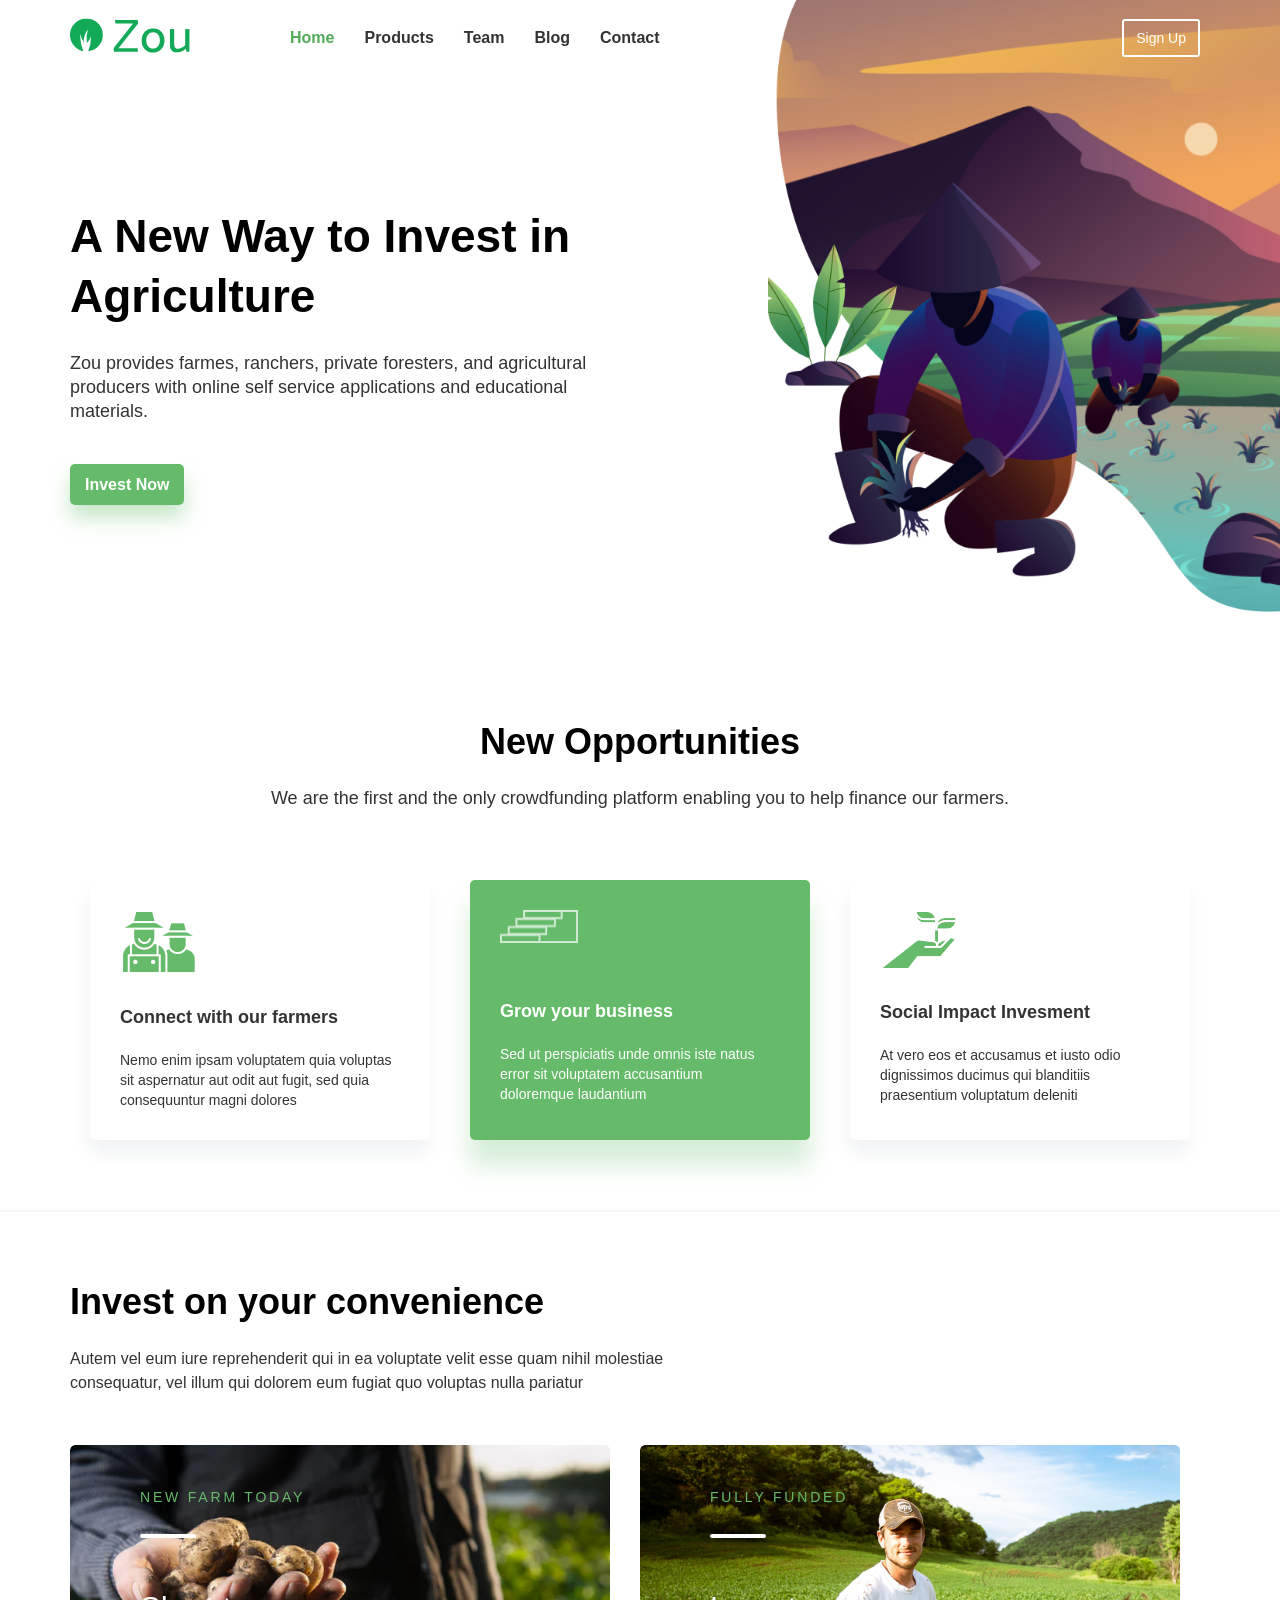
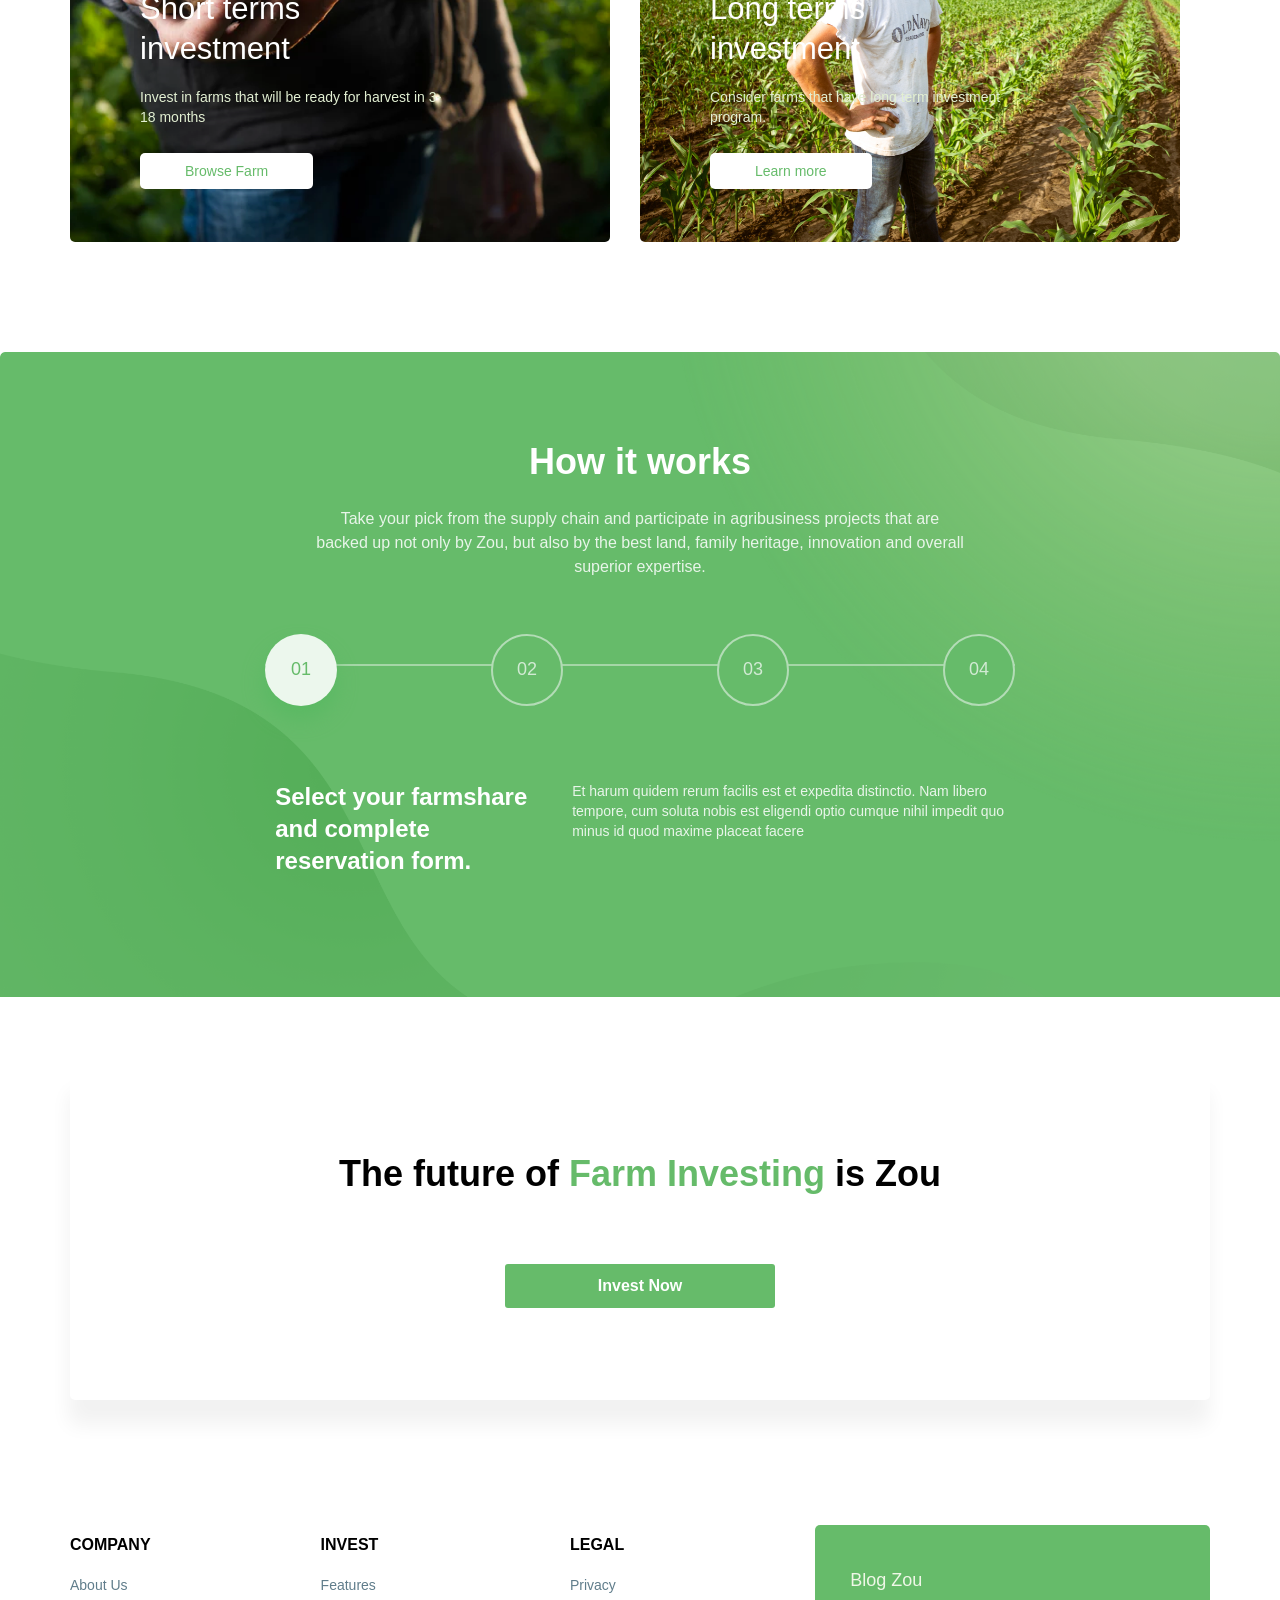
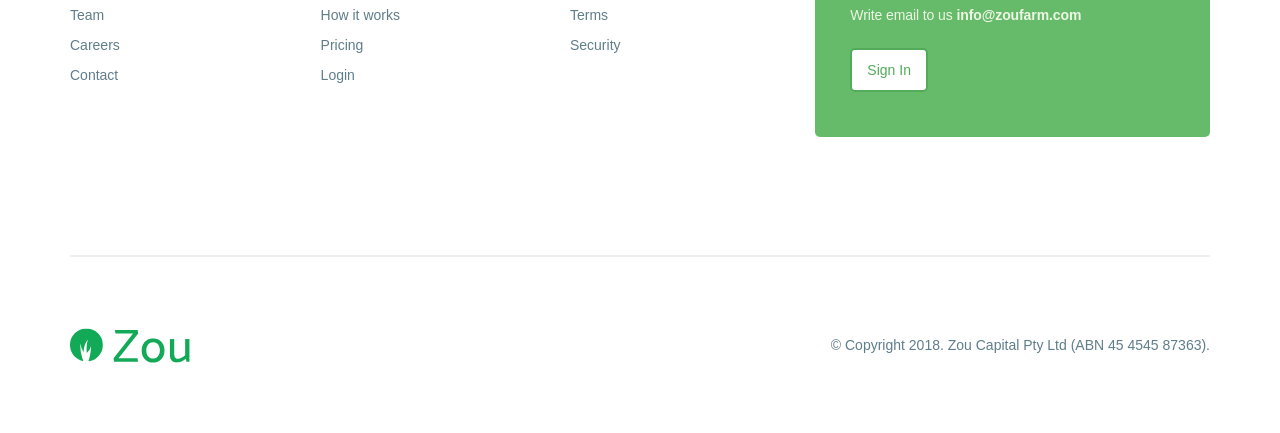
<file: sathish-zou/index.html>
<!DOCTYPE html>
<html lang="en">
<head>
    <meta charset="UTF-8">
    <meta name="viewport" content="width=device-width, initial-scale=1.0">
    <title>Document</title>
    <link href="assets/css/main.css" rel="stylesheet">
</head>
<body>
    <header>
        <div class="container">
            <div class="header_wrapper">
                <a href="javascript:;" class="product_logo" title="Zou"><svg xmlns="http://www.w3.org/2000/svg" xmlns:xlink="http://www.w3.org/1999/xlink" width="120px" height="40px" viewBox="0 0 51 16"><defs><path id="a" d="M.37.994h8.488V11H.37z"></path><path id="c" d="M0 .513h13.986v13.94H0z"></path></defs><g fill="none" fill-rule="evenodd"><path fill="#13AA57" d="M19.062 1.587l.26 1.517h7.469L18.503 13.67l.22 1.498h10.186l-.2-1.498H20.6l8.368-10.566-.2-1.517zM37.387 12.81c-.526.654-1.228.98-2.107.98-.892 0-1.591-.323-2.097-.97-.506-.644-.76-1.487-.76-2.525.014-.985.284-1.804.81-2.457.526-.652 1.228-.98 2.107-.98.892 0 1.59.325 2.097.97.506.646.759 1.488.759 2.526-.014.986-.283 1.805-.81 2.457m.5-6.95c-.726-.426-1.574-.64-2.546-.64-.986 0-1.845.214-2.577.64a4.335 4.335 0 0 0-1.697 1.797c-.4.773-.6 1.658-.6 2.657 0 1.012.193 1.904.58 2.676a4.234 4.234 0 0 0 1.668 1.798c.725.425 1.574.639 2.546.639.985 0 1.847-.214 2.586-.64a4.325 4.325 0 0 0 1.708-1.797c.399-.772.599-1.658.599-2.657 0-1.011-.196-1.903-.59-2.676a4.296 4.296 0 0 0-1.676-1.797"></path><g transform="translate(42 4.487)"><mask id="b" fill="#fff"><use xlink:href="#a"></use></mask><path fill="#13AA57" d="M6.941.994v6.831a8.664 8.664 0 0 1-1.578 1.108c-.533.287-1.026.43-1.478.43-.599 0-1.015-.183-1.248-.55-.233-.366-.35-.902-.35-1.608V.995H.37v6.39c0 1.106.256 1.984.769 2.636.512.653 1.295.98 2.346.98.64 0 1.286-.15 1.938-.45a6.974 6.974 0 0 0 1.758-1.149l.339 1.28h1.338V.993H6.941z" mask="url(#b)"></path></g><g transform="translate(0 .487)"><mask id="d" fill="#fff"><use xlink:href="#c"></use></mask><path fill="#13AA57" d="M6.993.513A6.993 6.993 0 0 0 0 7.506c0 3.424 2.464 6.269 5.714 6.87A17.273 17.273 0 0 1 4.38 6.946a9.513 9.513 0 0 0 1.41 3.602c0-.872.12-2.23.783-3.707a8.828 8.828 0 0 1 1.009-1.705 14.106 14.106 0 0 0-.435 5.725 5.487 5.487 0 0 0 1.775-2.82 17.123 17.123 0 0 1-1.156 6.414A6.993 6.993 0 0 0 6.993.513" mask="url(#d)"></path></g></g></svg></a>
                <ul class="nav_wrapper">
                    <li><a href="javascript:;" title="Home" class="active">Home</a></li>
                    <li><a href="javascript:;" title="Home" class="">Products</a></li>
                    <li><a href="javascript:;" title="Home" class="">Team</a></li>
                    <li><a href="javascript:;" title="Home" class="">Blog</a></li>
                    <li><a href="javascript:;" title="Home" class="">Contact</a></li>
                </ul>
                <a href="javascript:;" class="signup" title="Sign Up">Sign Up</a>
            </div>
            <div class="header_mobile_wrapper mobile-only">
                <div class="mobile-menu">
                    <input class="menu-btn" type="checkbox" id="menu-btn" />
                    <label class="menu-icon" for="menu-btn"><span class="navicon"></span></label>
                </div>
                <a href="javascript:;" class="product_logo" title="Zou"><svg xmlns="http://www.w3.org/2000/svg" xmlns:xlink="http://www.w3.org/1999/xlink" width="120px" height="40px" viewBox="0 0 51 16"><defs><path id="a" d="M.37.994h8.488V11H.37z"></path><path id="c" d="M0 .513h13.986v13.94H0z"></path></defs><g fill="none" fill-rule="evenodd"><path fill="#13AA57" d="M19.062 1.587l.26 1.517h7.469L18.503 13.67l.22 1.498h10.186l-.2-1.498H20.6l8.368-10.566-.2-1.517zM37.387 12.81c-.526.654-1.228.98-2.107.98-.892 0-1.591-.323-2.097-.97-.506-.644-.76-1.487-.76-2.525.014-.985.284-1.804.81-2.457.526-.652 1.228-.98 2.107-.98.892 0 1.59.325 2.097.97.506.646.759 1.488.759 2.526-.014.986-.283 1.805-.81 2.457m.5-6.95c-.726-.426-1.574-.64-2.546-.64-.986 0-1.845.214-2.577.64a4.335 4.335 0 0 0-1.697 1.797c-.4.773-.6 1.658-.6 2.657 0 1.012.193 1.904.58 2.676a4.234 4.234 0 0 0 1.668 1.798c.725.425 1.574.639 2.546.639.985 0 1.847-.214 2.586-.64a4.325 4.325 0 0 0 1.708-1.797c.399-.772.599-1.658.599-2.657 0-1.011-.196-1.903-.59-2.676a4.296 4.296 0 0 0-1.676-1.797"></path><g transform="translate(42 4.487)"><mask id="b" fill="#fff"><use xlink:href="#a"></use></mask><path fill="#13AA57" d="M6.941.994v6.831a8.664 8.664 0 0 1-1.578 1.108c-.533.287-1.026.43-1.478.43-.599 0-1.015-.183-1.248-.55-.233-.366-.35-.902-.35-1.608V.995H.37v6.39c0 1.106.256 1.984.769 2.636.512.653 1.295.98 2.346.98.64 0 1.286-.15 1.938-.45a6.974 6.974 0 0 0 1.758-1.149l.339 1.28h1.338V.993H6.941z" mask="url(#b)"></path></g><g transform="translate(0 .487)"><mask id="d" fill="#fff"><use xlink:href="#c"></use></mask><path fill="#13AA57" d="M6.993.513A6.993 6.993 0 0 0 0 7.506c0 3.424 2.464 6.269 5.714 6.87A17.273 17.273 0 0 1 4.38 6.946a9.513 9.513 0 0 0 1.41 3.602c0-.872.12-2.23.783-3.707a8.828 8.828 0 0 1 1.009-1.705 14.106 14.106 0 0 0-.435 5.725 5.487 5.487 0 0 0 1.775-2.82 17.123 17.123 0 0 1-1.156 6.414A6.993 6.993 0 0 0 6.993.513" mask="url(#d)"></path></g></g></svg></a>
                <ul class="nav_wrapper">
                    <li><a href="javascript:;" title="Home" class="active">Home</a></li>
                    <li><a href="javascript:;" title="Home" class="">Products</a></li>
                    <li><a href="javascript:;" title="Home" class="">Team</a></li>
                    <li><a href="javascript:;" title="Home" class="">Blog</a></li>
                    <li><a href="javascript:;" title="Home" class="">Contact</a></li>
                </ul>
                <a href="javascript:;" class="signup" title="Sign Up">Sign Up</a>
            </div>
        </div>
    </header>
    <section class="banner-section">
        <div class="container">
            <div class="row">
                <div class="col-md-6">
                    <h1 class="banner-title title">A New Way to Invest in Agriculture</h1>
                    <p class="free-text banner-text">Zou provides farmes, ranchers, private foresters, and agricultural producers with online self service applications and educational materials.</p>
                    <a href="javascript:;" class="primary_button" title="Invest Now">Invest Now</a>
                </div>
            </div>
        </div>
    </section>  
    <section class="new-opportunities">
        <div class="new-opportunities__wrapper container">
            <div class="new-opportunities__heading">
                <h2 class="new-opportunities__title title">New Opportunities</h2>
                <p class="new-opportunities__info free-text">We are the first and the only crowdfunding platform enabling you to help finance our farmers.</p>
            </div>
    
            <div class="features">
                <div class="items">
                    <img src="assets/images/icon-1.png" alt="icon" class="items__image">
                    <h4 class="items__title font18">Connect with our farmers</h4>
                    <p class="items__info font16">Nemo enim ipsam voluptatem quia voluptas sit aspernatur aut odit aut fugit, sed quia consequuntur magni dolores</p>
                </div>
                <div class="items active">
                    <img src="assets/images/icon-2.png" alt="icon" class="items__image steps_image">
                    <h4 class="items__title items__title--green font18">Grow your business</h4>
                    <p class="items__info items__info--green font16">Sed ut perspiciatis unde omnis iste natus error sit voluptatem accusantium doloremque laudantium</p>
                </div>
                <div class="items">
                    <img src="assets/images/icon-3.png" alt="icon" class="items__image">
                    <h4 class="items__title font18">Social Impact Invesment</h4>
                    <p class="items__info font16">At vero eos et accusamus et iusto odio dignissimos ducimus qui blanditiis praesentium voluptatum deleniti </p>
                </div>
            </div>
        </div>
    </section>
    <section class="invest-your-convenience">
        <div class="container">
            <div class="invest-your-convenience__heading ">
                <h2 class="invest-your-convenience__title title">Invest on your convenience</h2>
                <p class="invest-your-convenience__info free-text">Autem vel eum iure reprehenderit qui in ea voluptate velit esse quam nihil molestiae consequatur, vel illum qui dolorem eum fugiat quo voluptas nulla pariatur</p>
            </div>
            <div class="row invest-box-wrapper">
                <div class="col-md-6 invest-box short">
                    <p class="invest-box__subtitle">NEW FARM TODAY</p>
                    <h4 class="invest-box__title">Short terms investment</h4>
                    <p class="invest-box__info">Invest in farms that will be ready for harvest in 3-18 months</p>
                    <a href="javascript:;" class="invest-box__link text">Browse Farm</a>
                </div>
                <div class="col-md-6 invest-box long">
                    <p class="invest-box__subtitle">FULLY FUNDED</p>
                    <h4 class="invest-box__title">Long terms investment</h4>
                    <p class="invest-box__info font16">Consider farms that have long term investment program.</p>
                    <a href="#" class="invest-box__link text">Learn more</a>
                </div>
            </div>
        </div>
    </section>
    <section class="how-it-works">
        <div class="how-it-works__wrapper container">
            <div class="how-it-works__heading text-center">
                <h2 class="how-it-works__title title">How it works</h2>
                <p class="how-it-works__info free-text">Take your pick from the supply chain and participate in agribusiness projects that are backed up not only by Zou, but also by the best land, family heritage, innovation and overall superior expertise.</p>
            </div>
            <div class="how-it-works__line">
                <div class="level">
                    <a href="javascript:;" class="level__switch level__switch--activ" data-index="1">01</a>
                    <a href="javascript:;" class="level__switch" data-index="2">02</a>
                    <a href="javascript:;" class="level__switch" data-index="3">03</a>
                    <a href="javascript:;" class="level__switch" data-index="4">04</a>
                </div>
            </div>
            <div class="how-it-works__slider_content">
                <div class="how-it-works-description active" data-index="1">
                    <h3 class="how-it-works-description__name">Select your farmshare and complete reservation form.</h3>
                    <p class="how-it-works-description__info font16">Et harum quidem rerum facilis est et expedita distinctio. Nam libero tempore, cum soluta nobis est eligendi optio cumque nihil impedit quo minus id quod maxime placeat facere
                    </p>
                </div>
                <div class="how-it-works-description" data-index="2"> 
                    <h3 class="how-it-works-description__name">Select your farmshare and complete reservation form.</h3>
                    <p class="how-it-works-description__info font16">Et harum quidem rerum facilis est et expedita distinctio. Nam libero tempore, cum soluta nobis est eligendi optio cumque nihil impedit quo minus id quod maxime placeat facere
                    </p>
                </div>
                <div class="how-it-works-description" data-index="3">
                    <h3 class="how-it-works-description__name">Select your farmshare and complete reservation form.</h3>
                    <p class="how-it-works-description__info font16">Et harum quidem rerum facilis est et expedita distinctio. Nam libero tempore, cum soluta nobis est eligendi optio cumque nihil impedit quo minus id quod maxime placeat facere
                    </p>
                </div>
                <div class="how-it-works-description" data-index="4">
                    <h3 class="how-it-works-description__name">Select your farmshare and complete reservation form.</h3>
                    <p class="how-it-works-description__info font16">Et harum quidem rerum facilis est et expedita distinctio. Nam libero tempore, cum soluta nobis est eligendi optio cumque nihil impedit quo minus id quod maxime placeat facere
                    </p>
                </div>
            </div>
        </div>
    </section>
    <section class=" wrapper" id="contact">
        <div class="wrap container">
            <div class="future">
                <h2 class="future__title title">The future of <span class="future__subject">Farm Investing</span> is Zou</h2>
                <a href="javascript:;" class="future__button free-text" title="Invest Now">Invest Now</a>
            </div>
        </div>
    </section>
    <footer>
        <div class="container">
            <div class="wrap__item">
                <div class="wrap__menu">
                <ul class="list ">
                    <li class="list__name font16">COMPANY</li>
                    <li class="list__element"><a href="#" class="list__element--link link">About Us</a></li>
                    <li class="list__element"><a href="#" class="list__element--link link">Team</a></li>
                    <li class="list__element"><a href="#" class="list__element--link link">Careers</a></li>
                    <li class="list__element"><a href="#" class="list__element--link link">Contact</a></li>
                </ul>
                <ul class="list">
                    <li class="list__name font16 ">INVEST</li>
                    <li class="list__element"><a href="#" class="list__element--link link">Features</a></li>
                    <li class="list__element"><a href="#" class="list__element--link link">How it works</a></li>
                    <li class="list__element"><a href="#" class="list__element--link link">Pricing</a></li>
                    <li class="list__element"><a href="#" class="list__element--link link">Login</a></li>
                </ul>
                <ul class="list ">
                    <li class="list__name font16">LEGAL</li>
                    <li class="list__element"><a href="#" class="list__element--link link">Privacy</a></li>
                    <li class="list__element"><a href="#" class="list__element--link link">Terms</a></li>
                    <li class="list__element"><a href="#" class="list__element--link link">Security</a></li>
                </ul>
                </div>
                <div class="meta">
                    <h4 class="meta__title">Blog Zou</h4>
                    <p class="meta__text font16">Write email to us <a href="#" class="meta__text--link">info@zoufarm.com</a></p>
                    <a href="javascript:;" class="sign-in" title="Sign In">Sign In</a>
                </div>
            </div>
            <div class="wrap__line"></div>
            <div class="desc">
                <svg xmlns="http://www.w3.org/2000/svg" xmlns:xlink="http://www.w3.org/1999/xlink" width="120px" height="40px" viewBox="0 0 51 16"><defs><path id="a" d="M.37.994h8.488V11H.37z"></path><path id="c" d="M0 .513h13.986v13.94H0z"></path></defs><g fill="none" fill-rule="evenodd"><path fill="#13AA57" d="M19.062 1.587l.26 1.517h7.469L18.503 13.67l.22 1.498h10.186l-.2-1.498H20.6l8.368-10.566-.2-1.517zM37.387 12.81c-.526.654-1.228.98-2.107.98-.892 0-1.591-.323-2.097-.97-.506-.644-.76-1.487-.76-2.525.014-.985.284-1.804.81-2.457.526-.652 1.228-.98 2.107-.98.892 0 1.59.325 2.097.97.506.646.759 1.488.759 2.526-.014.986-.283 1.805-.81 2.457m.5-6.95c-.726-.426-1.574-.64-2.546-.64-.986 0-1.845.214-2.577.64a4.335 4.335 0 0 0-1.697 1.797c-.4.773-.6 1.658-.6 2.657 0 1.012.193 1.904.58 2.676a4.234 4.234 0 0 0 1.668 1.798c.725.425 1.574.639 2.546.639.985 0 1.847-.214 2.586-.64a4.325 4.325 0 0 0 1.708-1.797c.399-.772.599-1.658.599-2.657 0-1.011-.196-1.903-.59-2.676a4.296 4.296 0 0 0-1.676-1.797"></path><g transform="translate(42 4.487)"><mask id="b" fill="#fff"><use xlink:href="#a"></use></mask><path fill="#13AA57" d="M6.941.994v6.831a8.664 8.664 0 0 1-1.578 1.108c-.533.287-1.026.43-1.478.43-.599 0-1.015-.183-1.248-.55-.233-.366-.35-.902-.35-1.608V.995H.37v6.39c0 1.106.256 1.984.769 2.636.512.653 1.295.98 2.346.98.64 0 1.286-.15 1.938-.45a6.974 6.974 0 0 0 1.758-1.149l.339 1.28h1.338V.993H6.941z" mask="url(#b)"></path></g><g transform="translate(0 .487)"><mask id="d" fill="#fff"><use xlink:href="#c"></use></mask><path fill="#13AA57" d="M6.993.513A6.993 6.993 0 0 0 0 7.506c0 3.424 2.464 6.269 5.714 6.87A17.273 17.273 0 0 1 4.38 6.946a9.513 9.513 0 0 0 1.41 3.602c0-.872.12-2.23.783-3.707a8.828 8.828 0 0 1 1.009-1.705 14.106 14.106 0 0 0-.435 5.725 5.487 5.487 0 0 0 1.775-2.82 17.123 17.123 0 0 1-1.156 6.414A6.993 6.993 0 0 0 6.993.513" mask="url(#d)"></path></g></g></svg>
                <span class="desc__text">© Copyright 2018. Zou Capital Pty Ltd (ABN 45 4545 87363).</span>
            </div>
        </div>
        
    </footer>
</body>
</html>
<script src="https://ajax.googleapis.com/ajax/libs/jquery/3.4.1/jquery.min.js"></script>
<script type="text/javascript" src="assets/js/main.js"></script>
</file>
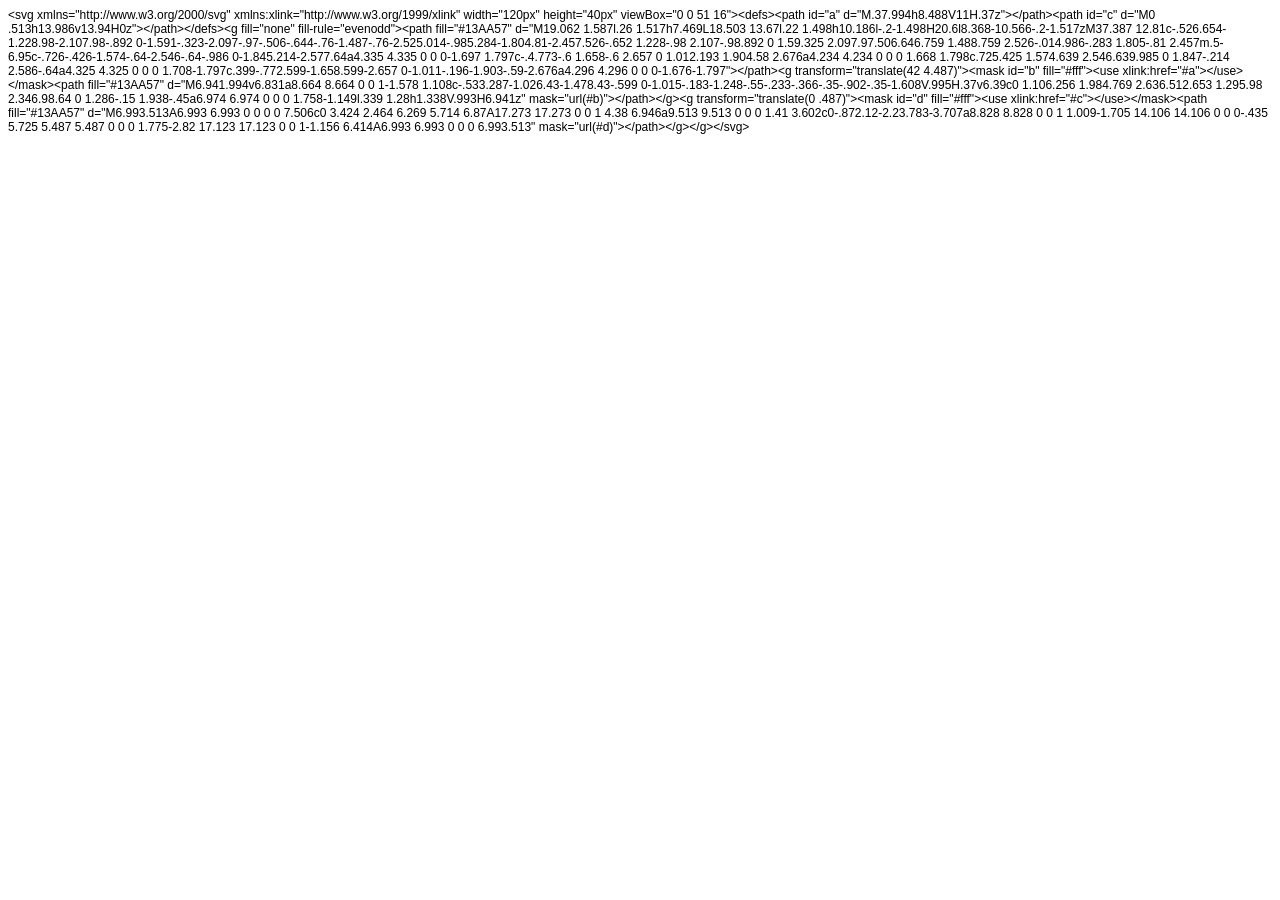
<file: sathish-zou/assets/images/logo.svg.html>
<!DOCTYPE html PUBLIC "-//W3C//DTD HTML 4.01//EN" "http://www.w3.org/TR/html4/strict.dtd">
<html>
<head>
  <meta http-equiv="Content-Type" content="text/html; charset=utf-8">
  <meta http-equiv="Content-Style-Type" content="text/css">
  <title></title>
  <meta name="Generator" content="Cocoa HTML Writer">
  <meta name="CocoaVersion" content="2022.2">
  <style type="text/css">
    p.p1 {margin: 0.0px 0.0px 0.0px 0.0px; font: 12.0px Helvetica}
  </style>
</head>
<body>
<p class="p1">&lt;svg xmlns="http://www.w3.org/2000/svg" xmlns:xlink="http://www.w3.org/1999/xlink" width="120px" height="40px" viewBox="0 0 51 16"&gt;&lt;defs&gt;&lt;path id="a" d="M.37.994h8.488V11H.37z"&gt;&lt;/path&gt;&lt;path id="c" d="M0 .513h13.986v13.94H0z"&gt;&lt;/path&gt;&lt;/defs&gt;&lt;g fill="none" fill-rule="evenodd"&gt;&lt;path fill="#13AA57" d="M19.062 1.587l.26 1.517h7.469L18.503 13.67l.22 1.498h10.186l-.2-1.498H20.6l8.368-10.566-.2-1.517zM37.387 12.81c-.526.654-1.228.98-2.107.98-.892 0-1.591-.323-2.097-.97-.506-.644-.76-1.487-.76-2.525.014-.985.284-1.804.81-2.457.526-.652 1.228-.98 2.107-.98.892 0 1.59.325 2.097.97.506.646.759 1.488.759 2.526-.014.986-.283 1.805-.81 2.457m.5-6.95c-.726-.426-1.574-.64-2.546-.64-.986 0-1.845.214-2.577.64a4.335 4.335 0 0 0-1.697 1.797c-.4.773-.6 1.658-.6 2.657 0 1.012.193 1.904.58 2.676a4.234 4.234 0 0 0 1.668 1.798c.725.425 1.574.639 2.546.639.985 0 1.847-.214 2.586-.64a4.325 4.325 0 0 0 1.708-1.797c.399-.772.599-1.658.599-2.657 0-1.011-.196-1.903-.59-2.676a4.296 4.296 0 0 0-1.676-1.797"&gt;&lt;/path&gt;&lt;g transform="translate(42 4.487)"&gt;&lt;mask id="b" fill="#fff"&gt;&lt;use xlink:href="#a"&gt;&lt;/use&gt;&lt;/mask&gt;&lt;path fill="#13AA57" d="M6.941.994v6.831a8.664 8.664 0 0 1-1.578 1.108c-.533.287-1.026.43-1.478.43-.599 0-1.015-.183-1.248-.55-.233-.366-.35-.902-.35-1.608V.995H.37v6.39c0 1.106.256 1.984.769 2.636.512.653 1.295.98 2.346.98.64 0 1.286-.15 1.938-.45a6.974 6.974 0 0 0 1.758-1.149l.339 1.28h1.338V.993H6.941z" mask="url(#b)"&gt;&lt;/path&gt;&lt;/g&gt;&lt;g transform="translate(0 .487)"&gt;&lt;mask id="d" fill="#fff"&gt;&lt;use xlink:href="#c"&gt;&lt;/use&gt;&lt;/mask&gt;&lt;path fill="#13AA57" d="M6.993.513A6.993 6.993 0 0 0 0 7.506c0 3.424 2.464 6.269 5.714 6.87A17.273 17.273 0 0 1 4.38 6.946a9.513 9.513 0 0 0 1.41 3.602c0-.872.12-2.23.783-3.707a8.828 8.828 0 0 1 1.009-1.705 14.106 14.106 0 0 0-.435 5.725 5.487 5.487 0 0 0 1.775-2.82 17.123 17.123 0 0 1-1.156 6.414A6.993 6.993 0 0 0 6.993.513" mask="url(#d)"&gt;&lt;/path&gt;&lt;/g&gt;&lt;/g&gt;&lt;/svg&gt;</p>
</body>
</html>
</file>
<file: sathish-zou/assets/css/main.css>
@charset "UTF-8";
html,
body,
div,
span,
applet,
object,
iframe,
h1,
h2,
h3,
h4,
h5,
h6,
p,
blockquote,
pre,
a,
abbr,
acronym,
address,
big,
cite,
code,
del,
dfn,
em,
img,
ins,
kbd,
q,
s,
samp,
small,
strike,
strong,
sub,
sup,
tt,
var,
b,
u,
i,
center,
dl,
dt,
dd,
ol,
ul,
li,
fieldset,
form,
label,
legend,
table,
caption,
tbody,
tfoot,
thead,
tr,
th,
td,
article,
aside,
canvas,
details,
embed,
figure,
figcaption,
footer,
header,
hgroup,
menu,
nav,
output,
ruby,
section,
summary,
time,
mark,
audio,
video {
    margin: 0;
    padding: 0;
    border: 0;
    font-size: 100%;
    font: inherit;
    vertical-align: baseline;
}


/* HTML5 display-role reset for older browsers */

article,
aside,
details,
figcaption,
figure,
footer,
header,
hgroup,
menu,
nav,
section {
    display: block;
}

body {
    line-height: 1;
}

ol,
ul {
    list-style: none;
}

blockquote,
q {
    quotes: none;
}

blockquote:before,
blockquote:after,
q:before,
q:after {
    content: '';
    content: none;
}

table {
    border-collapse: collapse;
    border-spacing: 0;
}

html {
    font-family: sans-serif;
    -ms-text-size-adjust: 100%;
    -webkit-text-size-adjust: 100%;
}

body {
    margin: 0;
}

article,
aside,
details,
figcaption,
figure,
footer,
header,
hgroup,
main,
menu,
nav,
section,
summary {
    display: block;
}

audio,
canvas,
progress,
video {
    display: inline-block;
    vertical-align: baseline;
}

audio:not([controls]) {
    display: none;
    height: 0;
}

[hidden],
template {
    display: none;
}

a {
    background-color: transparent;
}

a:active,
a:hover {
    outline: 0;
}

abbr[title] {
    border-bottom: 1px dotted;
}

b,
strong {
    font-weight: bold;
}

dfn {
    font-style: italic;
}

h1 {
    font-size: 2em;
    margin: 0.67em 0;
}

mark {
    background: #ff0;
    color: #000;
}

small {
    font-size: 80%;
}

sub,
sup {
    font-size: 75%;
    line-height: 0;
    position: relative;
    vertical-align: baseline;
}

sup {
    top: -0.5em;
}

sub {
    bottom: -0.25em;
}

img {
    border: 0;
}

svg:not(:root) {
    overflow: hidden;
}

figure {
    margin: 1em 40px;
}

hr {
    -webkit-box-sizing: content-box;
    -moz-box-sizing: content-box;
    box-sizing: content-box;
    height: 0;
}

pre {
    overflow: auto;
}

code,
kbd,
pre,
samp {
    font-family: monospace, monospace;
    font-size: 1em;
}

button,
input,
optgroup,
select,
textarea {
    color: inherit;
    font: inherit;
    margin: 0;
}

button {
    overflow: visible;
}

button,
select {
    text-transform: none;
}

button,
html input[type="button"],
input[type="reset"],
input[type="submit"] {
    -webkit-appearance: button;
    cursor: pointer;
}

button[disabled],
html input[disabled] {
    cursor: default;
}

button::-moz-focus-inner,
input::-moz-focus-inner {
    border: 0;
    padding: 0;
}

input {
    line-height: normal;
}

input[type="checkbox"],
input[type="radio"] {
    -webkit-box-sizing: border-box;
    -moz-box-sizing: border-box;
    box-sizing: border-box;
    padding: 0;
}

input[type="number"]::-webkit-inner-spin-button,
input[type="number"]::-webkit-outer-spin-button {
    height: auto;
}

input[type="search"] {
    -webkit-appearance: textfield;
    -webkit-box-sizing: content-box;
    -moz-box-sizing: content-box;
    box-sizing: content-box;
}

input[type="search"]::-webkit-search-cancel-button,
input[type="search"]::-webkit-search-decoration {
    -webkit-appearance: none;
}

fieldset {
    border: 1px solid #c0c0c0;
    margin: 0 2px;
    padding: 0.35em 0.625em 0.75em;
}

legend {
    border: 0;
    padding: 0;
}

textarea {
    overflow: auto;
}

optgroup {
    font-weight: bold;
}

table {
    border-collapse: collapse;
    border-spacing: 0;
}

td,
th {
    padding: 0;
}

* {
    -webkit-box-sizing: border-box;
    -moz-box-sizing: border-box;
    box-sizing: border-box;
}

*:before,
*:after {
    -webkit-box-sizing: border-box;
    -moz-box-sizing: border-box;
    box-sizing: border-box;
}

html {
    font-size: 10px;
    -webkit-tap-highlight-color: rgba(0, 0, 0, 0);
}

body {
    font-family: "Helvetica Neue", Helvetica, Arial, sans-serif;
    font-size: 14px;
    line-height: 1.42857143;
    color: #333333;
    background-color: #ffffff;
}

input,
button,
select,
textarea {
    font-family: inherit;
    font-size: inherit;
    line-height: inherit;
}

a {
    color: #337ab7;
    text-decoration: none;
}

a:hover,
a:focus {
    color: #23527c;
    text-decoration: underline;
}

a:focus {
    outline: 5px auto -webkit-focus-ring-color;
    outline-offset: -2px;
}

figure {
    margin: 0;
}

img {
    vertical-align: middle;
}

.img-responsive {
    display: block;
    max-width: 100%;
    height: auto;
}

.img-rounded {
    border-radius: 6px;
}

.img-thumbnail {
    padding: 4px;
    line-height: 1.42857143;
    background-color: #ffffff;
    border: 1px solid #dddddd;
    border-radius: 4px;
    -webkit-transition: all 0.2s ease-in-out;
    -o-transition: all 0.2s ease-in-out;
    transition: all 0.2s ease-in-out;
    display: inline-block;
    max-width: 100%;
    height: auto;
}

.img-circle {
    border-radius: 50%;
}

.text-center {
    text-align: center;
}

.flex {
    display: flex;
}

hr {
    margin-top: 20px;
    margin-bottom: 20px;
    border: 0;
    border-top: 1px solid #eeeeee;
}

[role="button"] {
    cursor: pointer;
}

.container {
    margin-right: auto;
    margin-left: auto;
    padding-left: 15px;
    padding-right: 15px;
}

@media (min-width: 768px) {
    .container {
        width: 750px;
    }
}

@media (min-width: 992px) {
    .container {
        width: 970px;
    }
}

@media (min-width: 1200px) {
    .container {
        width: 1170px;
    }
}

.row {
    margin-left: -15px;
    margin-right: -15px;
}
.col-md-6 {
    width: 50%;
    float: left;
    position: relative;
    min-height: 1px;
    padding-left: 15px;
    padding-right: 15px;
}

body {
    background: url("../images/hero-image.png") no-repeat top right;
    background-size: 40%;
}

.header_wrapper {
    display: flex;
    align-items: center;
    width: 100%;
    padding: 15px 0;
}

.header_wrapper .product_logo {
    margin-right: 100px;
}

.nav_wrapper {
    display: flex;
    align-items: center;
    list-style: none;
    padding-left: 0;
    width: 73%;
}

.nav_wrapper li{
    margin-right: 30px;
}

.nav_wrapper li a{
    font-size: 16px;
    line-height: 20px;
    color: #333333;
    font-weight: 600;
}

.nav_wrapper li a:hover, .nav_wrapper li a.active{
    color: #51AB59;
    text-decoration: none;
}

.signup {
   float: right;
   border: 2px solid #ffffff;
   background: transparent;
   color: #ffffff;
   transition: all 0.35s;
   padding: 7px 12px;
   border-radius: 3px;
   min-width: 78px;
}

.signup:hover {
    background: #ffffff;
    color: #51AB59;
    border: 2px solid #51AB59;
    text-decoration: none;
    border-radius: 3px;
    transition: all 0.35s;
}

/* Banner Section */

.banner-section {
    padding: 100px 0;
    display: inline-block;
    width: 100%;
    margin-bottom: 50px;
}

.title {
    font-weight: bold;
    line-height: 60px;
    font-size: 36px;
    color: #000000;
}

.banner-title {
    font-size: 46px;
}

.free-text {
    line-height: 24px;
    font-size: 16px;
    color: #333333;
}

.banner-text {
    margin-bottom: 50px;
    font-size: 18px;
}

.text {
    line-height: 32px;
    /* font-size: 18px; */
}

.banner-title {
    margin-bottom: 25px;
}

.primary_button {
    -webkit-box-shadow: 0 13px 20px rgb(118 196 125 / 41%);
    box-shadow: 0 13px 20px rgb(118 196 125 / 41%);
    background: #66bb6a;
    border: none;
    line-height: 24px;
    font-size: 16px;
    text-align: center;
    color: #ffffff;
    font-weight: 600;
    width: 150px;
    border-radius: 5px;
    padding: 12px 15px;
    transition: all 0.35s;
}

.primary_button:hover {
    text-decoration: none;
    background: #ffffff;
    color: #66bb6a;
    transition: all 0.35s;
}


.new-opportunities{
    display: inline-block;
    width: 100%;
    margin: 60px 0;
    border-bottom: 2px solid #F7F7F7;
}


.new-opportunities__title {
    text-align: center;
    margin: 0 0 14px;
}

.new-opportunities__info {
    text-align: center;
    font-size: 18px;
}

.features {
    display: flex;
    justify-content: space-around;
    padding: 70px 0;
}

.items {
    padding: 30px;
    width: 33%;
    margin: 0 20px;
    background: #ffffff;
    -webkit-box-shadow: -1px 13px 20px #f0f2f4;
    box-shadow: -1px 13px 20px #f0f2f4;
    border-radius: 5px;
}

.items:hover, .items.active  {
    background: #66bb6a;
    -webkit-box-shadow: 0 25px 25px rgb(118 196 125 / 31%);
    box-shadow: 0 25px 25px rgb(118 196 125 / 31%);
    border-radius: 5px;
    color: #ffffff;
}

.items:hover p, .items:hover a{
    color: #ffffff;
}

.items__title {
    margin: 0 0 20px;
    padding: 0 50px 0 0;
    font-weight: 900;
    font-size: 18px;
    line-height: 26px;
}

.items__image {
    max-width: 78px;
    margin-bottom: 30px;
}

.steps_image {
    margin-bottom: 55px;
}

.invest-your-convenience {
    display: inline-block;
    width: 100%;
    margin-bottom: 60px;
}

.invest-your-convenience__title {
    margin-bottom: 15px;
}

.invest-your-convenience__heading {
    max-width: 650px;
}

.invest-box-wrapper {
    display: flex;
    width: 100%;
    padding: 50px 0;
    justify-content: space-between;
}

.invest-box {
    padding: 40px 160px 55px 70px;
    width: 50%;
    margin: 0 15px;
    border-radius: 5px;
}
.invest-box__subtitle {
    line-height: 24px;
    font-size: 14px;
    letter-spacing: 2.8px;
    color: #66bb6a;
    margin: 0 0 80px;
}
.invest-box__title {
    line-height: 40px;
    font-size: 31px;
    color: #ffffff;
    position: relative;
    margin: 0 0 18px;
}
.invest-box__title:before {
    content: "";
    position: absolute;
    top: -55px;
    left: 0;
    background: #ffffff;
    border-radius: 2px;
    width: 56px;
    height: 4px;
}
.invest-box__info {
    color: #e2efd2;
    margin: 0 0 28px;
}
.invest-box__link {
    text-align: center;
    color: #66bb6a;
    background: #ffffff;
    border-radius: 5px;
    padding: 10px 45px;
    text-decoration: none;
}
.invest-box__link:hover {
    background: #66bb6a;
    color: #ffffff;
    text-decoration: none;
}
.short {
    background: url("../images/feature-1.png") no-repeat;
    background-size: cover;
}
.long {
    background: url("../images/feature-2.png") no-repeat;
    background-size: cover;
}


.how-it-works {
    background: url("../images/banner.png") no-repeat;
    background-size: cover;
    text-align: center;
    padding: 80px 0px;
    margin: 0 auto 70px;
    display: inline-block;
    width: 100%;
}


.how-it-works__title {
    color: #ffffff;
    margin: 0 0 15px;
}
.how-it-works__info {
    color: #e8f5e9;
    margin: 0 auto;
    max-width: 650px;
}
.how-it-works__line {
    background: #a5d6a7;
    position: relative;
    height: 2px;
    margin: 85px auto 115px;
    max-width: 750px;
}

.level {
    position: absolute;
    display: -webkit-box;
    display: -ms-flexbox;
    display: flex;
    -webkit-box-orient: horizontal;
    -webkit-box-direction: normal;
    -ms-flex-direction: row;
    flex-direction: row;
    width: 100%;
    -webkit-box-pack: justify;
    -ms-flex-pack: justify;
    justify-content: space-between;
    bottom: -40px;
}
.level__switch {
    font-size: 18px;
    text-align: center;
    color: #d1ead3;
    text-decoration: none;
    background: #66bb6a;
    border: 2px solid #b3dcb6;
    width: 72px;
    height: 72px;
    border-radius: 50px;
    display: flex;
    justify-content: center;
    align-items: center;
}
.level__switch--activ {
    color: #66bb6a;
    background: #ecf7ed;
    -webkit-box-shadow: -1px 13px 20px #5ab963;
    box-shadow: -1px 13px 20px #5ab963;
    border: none;
}

.level__switch:hover {
    text-decoration: none;
    color: #66bb6a;
    background: #ffffff;
}

.how-it-works__slider_content {
    display: flex;
    position: relative;
    left: 0;
    transition: all 0.35s;
}

.how-it-works__wrapper.container {
    overflow: hidden;
}

.how-it-works-description {
    margin: 0 auto;
    padding: 0 0 40px;
    display: flex;
    max-width: 750px;
    min-width: 750px;
    margin-right: 23%;
    margin-left: 18%;
}
.how-it-works-description__name {
    font-weight: bold;
    line-height: 32px;
    font-size: 24px;
    color: #ffffff;
    text-align: left;
    margin: 0 40px 0 0;
}
.how-it-works-description__info {
    color: #e8f5e9;
    text-align: left;
}

.future {
    background: #ffffff;
    -webkit-box-shadow: -1px 25px 20px #f2f2f2;
    box-shadow: -1px 25px 20px #f2f2f2;
    border-radius: 5px;
    text-align: center;
    padding: 77px;
    margin: 0 0 125px;
}
.future__title {
    margin: 0 0 60px;
}
.future__subject {
    color: #66bb6a;
}
.future__button {
    background: #66bb6a;
    text-align: center;
    color: #ffffff;
    border: none;
    width: 270px;
    margin: 0 0 15px;
    font-size: 16px;
    line-height: 24px;
    font-weight: 600;
    border-radius: 3px;
    display: inline-block;
    padding: 10px 13px;
}
.future__button:hover {
    -webkit-box-shadow: 0 0 2px 2px #66bb6a;
    box-shadow: 0 0 2px 2px #66bb6a;
    color: #ffffff;
    text-decoration: none;
}

.wrap__item {
    display: -webkit-box;
    display: -ms-flexbox;
    display: flex;
    -webkit-box-orient: horizontal;
    -webkit-box-direction: normal;
    -ms-flex-direction: row;
    flex-direction: row;
    margin: 0 0 118px;
    width: 100%;
}
.wrap__line {
    background: #eeeeee;
    width: 100%;
    height: 2px;
}
.wrap__menu {
    width: 60%;
    display: -webkit-box;
    display: -ms-flexbox;
    display: flex;
    margin: 0 170px 0 0;
}

.list:not(:last-child) {
    margin: 0 170px 0 0;
}
.list__name {
    line-height: 24px;
    font-size: 16px;
    margin-bottom: 10px;
    font-weight: bold;
    line-height: 40px;
    color: #000000;
}
.list__element {
    margin-bottom: 10px;
}
.list__element--link {
    color: #607d8b;
}
.list__element--link:hover {
    color: #66bb6a;
}
.meta {
    background: #66bb6a;
    border-radius: 5px;
    width: 40%;
    padding: 35px;
}
.meta__title {
    line-height: 40px;
    font-size: 18px;
    color: #eff7e7;
    margin: 0 0 5px;
}
.meta__text {
    letter-spacing: -0.1px;
    color: #edf6e5;
    margin: 0 0 13px;
}
.meta__text--link {
    text-decoration: none;
    color: #edf6e5;
    font-weight: bold;
}
.meta__button {
    font-size: 16px;
    color: #66bb6a;
    border: none;
    background: #ffffff;
    margin: 0 0 40px;
    display: -ms-flexbox;
    display: flex;
    -webkit-box-direction: normal;
    flex-direction: row;
    -ms-flex-pack: space-evenly;
    justify-content: space-evenly;
}
.meta__button:hover {
    -webkit-box-shadow: 0 0 1px 1px #ffffff;
    box-shadow: 0 0 1px 1px #ffffff;
}
.desc {
    display: flex;
    align-items: center;
    padding: 68px 0;
    justify-content: space-between;
}
.desc__text {
    font-size: 14px;
    color: #607d8b;
}

.sign-in {
   background: #ffffff;
    color: #51AB59;
   transition: all 0.35s;
   padding: 10px 15px;
   border-radius: 5px;
   border: 2px solid #51AB59;
   margin: 10px auto;
   display: inline-block;
}

.sign-in:hover {
    background: #ffffff;
    color: #51AB59;
    text-decoration: none;
    border-radius: 5px;
    transition: all 0.35s;
    background: transparent;
   color: #ffffff;
   border: 2px solid #ffffff;
}

.mobile-only {
    display: none !important;
}

.header_mobile_wrapper.mobile-only {
    width: 100%;
    display: flex;
    flex-wrap: wrap;
    background: #ffffff;
    position: absolute;
    top: 0;
    left: 0;
    -webkit-box-shadow: -1px 13px 20px #f0f2f4;
    box-shadow: -1px 13px 20px #f0f2f4;
    z-index: 11;
}

/* menu */

.header_mobile_wrapper .menu {
    clear: both;
    max-height: 0;
    transition: max-height .2s ease-out;
  }
  
  /* menu icon */
  
  .header_mobile_wrapper .menu-icon {
    cursor: pointer;
    display: inline-block;
    float: right;
    padding: 28px 20px;
    position: relative;
    user-select: none;
    margin-top: 3px;
  }
  
  .header_mobile_wrapper .menu-icon .navicon {
    background: #333;
    display: block;
    height: 2px;
    position: relative;
    transition: background .2s ease-out;
    width: 18px;
  }
  
  .header_mobile_wrapper .menu-icon .navicon:before,
  .header_mobile_wrapper .menu-icon .navicon:after {
    background: #333;
    content: '';
    display: block;
    height: 100%;
    position: absolute;
    transition: all .2s ease-out;
    width: 100%;
  }
  
  .header_mobile_wrapper .menu-icon .navicon:before {
    top: 5px;
  }
  
  .header_mobile_wrapper .menu-icon .navicon:after {
    top: -5px;
  }
  
  /* menu btn */
  
  .header_mobile_wrapper .menu-btn {
    display: none;
  }
  
  .header_mobile_wrapper .menu-btn:checked ~ .menu {
    max-height: 240px;
  }
  
  .header_mobile_wrapper .menu-btn:checked ~ .menu-icon .navicon {
    background: transparent;
  }
  
  .header_mobile_wrapper .menu-btn:checked ~ .menu-icon .navicon:before {
    transform: rotate(-45deg);
  }
  
  .header_mobile_wrapper .menu-btn:checked ~ .menu-icon .navicon:after {
    transform: rotate(45deg);
  }
  
  .header_mobile_wrapper .menu-btn:checked ~ .menu-icon:not(.steps) .navicon:before,
  .header_mobile_wrapper .menu-btn:checked ~ .menu-icon:not(.steps) .navicon:after {
    top: 0;
  }

  .header_mobile_wrapper ul.nav_wrapper {
    position: fixed;
    left: -100%;
    top: 60px;
    flex-wrap: wrap;
    width: 100%;
    background: #ffffff;
    z-index: 1;
    -webkit-box-shadow: -1px 13px 20px #f0f2f4;
    box-shadow: -1px 13px 20px #f0f2f4;
    transition: left 0.35s;
}

.header_mobile_wrapper.active ul.nav_wrapper {
    left: 0;
    transition: left 0.35s;
}

.header_mobile_wrapper .nav_wrapper li {
    width: 100%;
    margin-right: 0;
}

.header_mobile_wrapper .nav_wrapper li a {
    padding: 12px 15px;
    display: block;
    border-bottom: 1px solid #ccc;
}

.header_mobile_wrapper .nav_wrapper li:first-child a {
    border-top: 1px solid #ccc;
}

.header_mobile_wrapper a.product_logo {
    display: inline-block;
    margin: 10px 0;
}

@media (min-width: 48em) {
    
    .header_mobile_wrapper .menu {
      clear: none;
      float: right;
      max-height: none;
    }
    .header_mobile_wrapper .menu-icon {
      display: none;
    }
  }

@media screen and (max-width: 1024px){
    .how-it-works-description {
        min-width: 76%;
        margin-right: 12%;
        margin-left: 12%;
    }
    .how-it-works-description__name {
        min-width: 270px;
    }
}

@media screen and (max-width: 991px){
    .header_wrapper .product_logo {
        margin-right: 50px;
    }
    .items__title {
        padding: 0 0px 0 0;
    }
    .banner-title {
        font-size: 35px;
    }
    .invest-box {
        padding: 40px 50px;
    }

    .title {
        line-height: 40px;
        font-size: 32px;
    }

    .future {
        padding: 45px;
    }

    .list:not(:last-child) {
        margin: 0 50px 0 0;
    }
    .how-it-works__line {
        max-width: 600px;
    }

}

@media screen and (max-width: 767px){ 
    .mobile-only {
        display: block !important;
    }
    .header_wrapper {
        display: none;
    }    
    .col-md-6 {
        width: 100%;
    }
    body {
        background: url(../images/hero-image.png) no-repeat top right;
        background-size: 60%;
    }
    .banner-section {
        margin-bottom: 0;
        padding-bottom: 50px
    }
    .items {
        width: 90%;
        margin: 0 auto;
        margin-bottom: 20px;
    }
    .features {
        flex-wrap: wrap;
        padding: 40px 0;
    }
    .new-opportunities {
        margin: 40px 0;
    }
    .invest-box-wrapper {
        display: block;
    }
    .invest-box {
        margin-bottom: 20px;
    }
    .invest-your-convenience {
        padding: 0 15px;
    }
    .wrap__menu {
        margin: 0;
        width: 100%;
        padding: 0 15px;
        margin-bottom: 20px;
    }
    .wrap__item {
        flex-wrap: wrap;
        margin-bottom: 50px;
    }
    .meta {
        width: 100%;
    }
    .desc {
        flex-wrap: wrap;
        padding: 30px 0;
    }
    .desc__text {
        margin: 20px 0;
    }

    .signup {
        background: #ffffff;
        color: #51AB59;
        border: 2px solid #51AB59;
        position: absolute;
        right: 15px;
        top: 10px;
     }
     
     .signup:hover {
         text-decoration: none;
         border-radius: 3px;
         transition: all 0.35s;
         background: transparent;
        color: #ffffff;
        border: 2px solid #ffffff;
     }
     .banner-title {
        font-size: 35px;
        margin-top: 150px;
    }
    .how-it-works-description {
        flex-wrap: wrap;
    }
    .how-it-works-description__name {
        min-width: 100%;
        margin-bottom: 30px;
        margin-right: 0;
    }
    .how-it-works-description {
        min-width: 90%;
        margin-right: 5%;
        margin-left: 5%;
    }
    .mobile-menu {
        float: left;
    }
    .header_mobile_wrapper .menu-icon {
        z-index: 11;
    }
     
}
</file>
